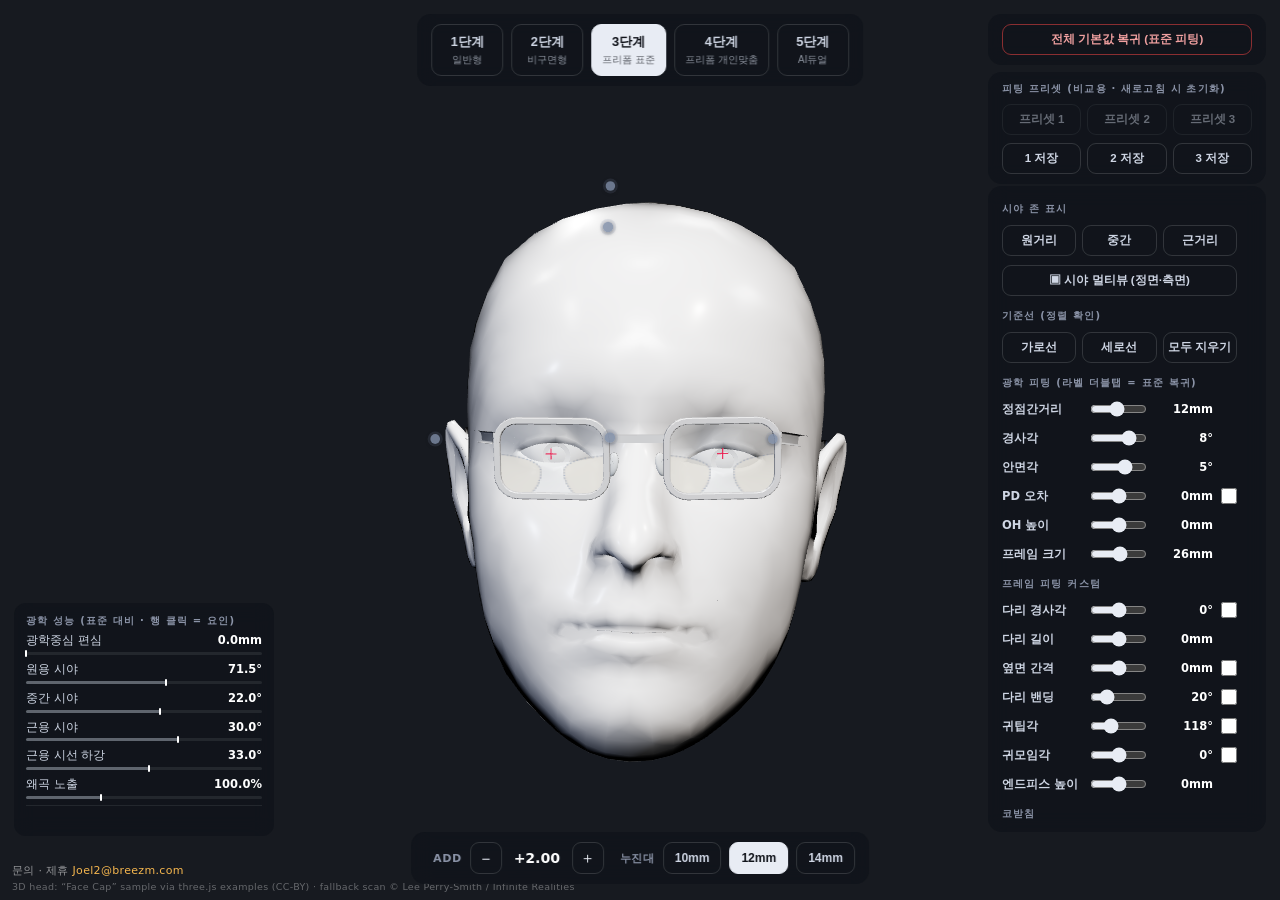
<file: v3.html>
<!DOCTYPE html>
<html lang="ko">
<head>
  <meta charset="UTF-8">
  <meta name="viewport" content="width=device-width, initial-scale=1, maximum-scale=1, user-scalable=no, viewport-fit=cover">
  <meta name="apple-mobile-web-app-capable" content="yes">
  <title>3D 아바타 피팅 스튜디오 · breezm (v3 dev)</title>
  <style>
    html, body { margin: 0; height: 100%; background: #171a20; overflow: hidden; }
    #v3-stage { position: fixed; inset: 0; touch-action: none; }
  </style>
  <script type="importmap">
    {
      "imports": {
        "three": "./vendor/three/three.module.js",
        "three/addons/": "./vendor/three/addons/"
      }
    }
  </script>
</head>
<body>
  <div id="v3-stage"></div>
  <script type="module" src="src/v3/app.js"></script>
</body>
</html>
</file>
